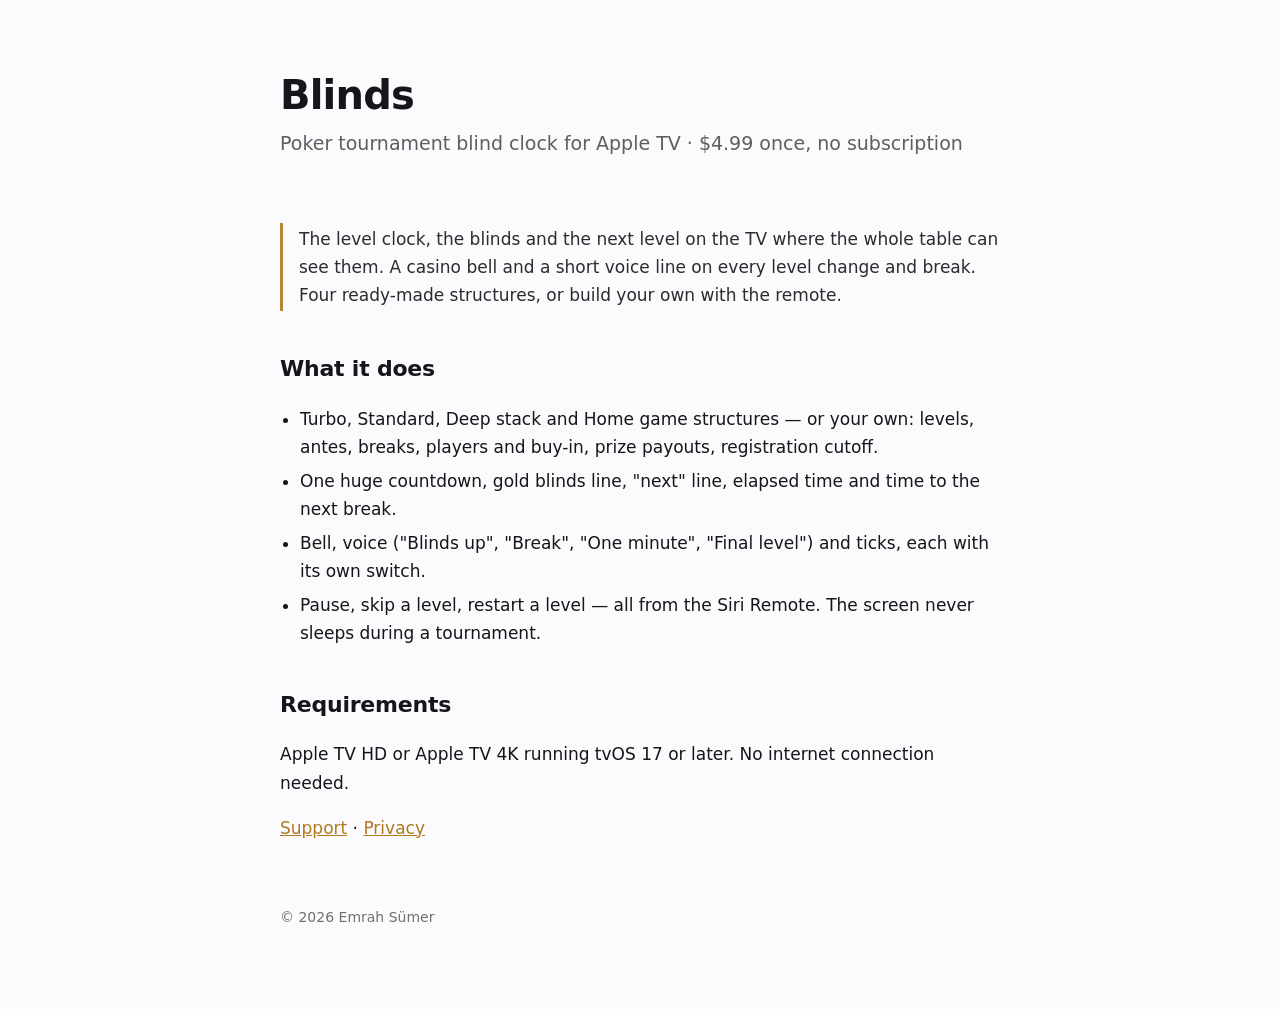
<file: blinds/index.html>
<!doctype html><html lang="en"><head><meta charset="utf-8">
<meta name="viewport" content="width=device-width,initial-scale=1">
<title>Blinds — Poker Tournament Timer for Apple TV</title>
<link rel="stylesheet" href="style.css"></head><body><main>
<header><h1>Blinds</h1><p class="tag">Poker tournament blind clock for Apple TV · $4.99 once, no subscription</p></header>
<p class="note">The level clock, the blinds and the next level on the TV where the whole table can see them. A casino bell and a short voice line on every level change and break. Four ready-made structures, or build your own with the remote.</p>
<h2>What it does</h2>
<ul>
<li>Turbo, Standard, Deep stack and Home game structures — or your own: levels, antes, breaks, players and buy-in, prize payouts, registration cutoff.</li>
<li>One huge countdown, gold blinds line, "next" line, elapsed time and time to the next break.</li>
<li>Bell, voice ("Blinds up", "Break", "One minute", "Final level") and ticks, each with its own switch.</li>
<li>Pause, skip a level, restart a level — all from the Siri Remote. The screen never sleeps during a tournament.</li>
</ul>
<h2>Requirements</h2>
<p>Apple TV HD or Apple TV 4K running tvOS 17 or later. No internet connection needed.</p>
<p><a href="support.html">Support</a> · <a href="privacy.html">Privacy</a></p>
<footer>© 2026 Emrah Sümer</footer>
</main></body></html>
</file>
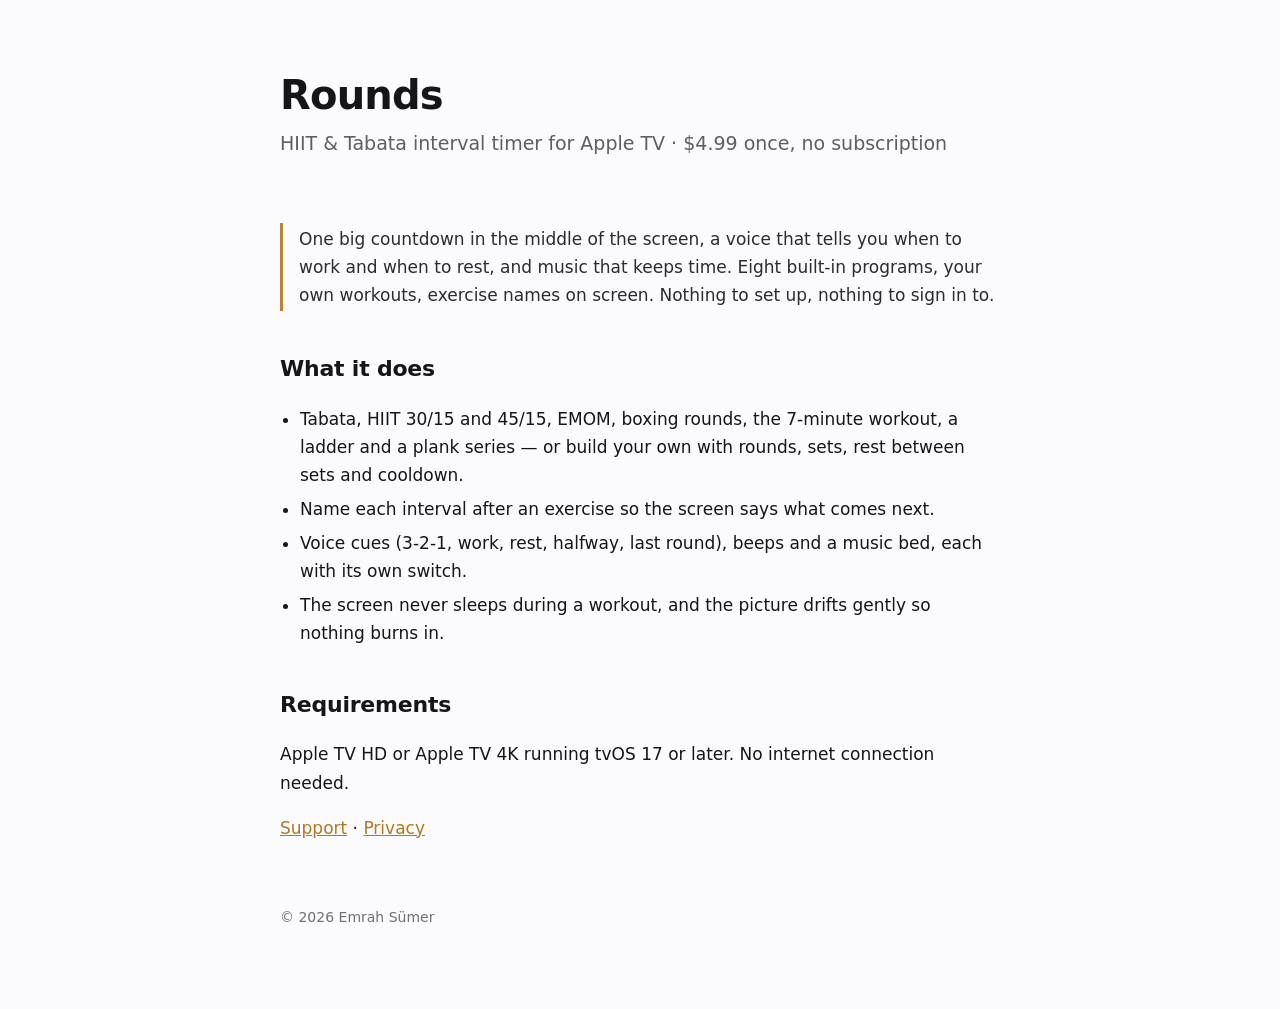
<file: rounds/index.html>
<!doctype html><html lang="en"><head><meta charset="utf-8">
<meta name="viewport" content="width=device-width,initial-scale=1">
<title>Rounds — HIIT & Tabata Timer for Apple TV</title>
<link rel="stylesheet" href="style.css"></head><body><main>
<header><h1>Rounds</h1><p class="tag">HIIT & Tabata interval timer for Apple TV · $4.99 once, no subscription</p></header>
<p class="note">One big countdown in the middle of the screen, a voice that tells you when to work and when to rest, and music that keeps time. Eight built-in programs, your own workouts, exercise names on screen. Nothing to set up, nothing to sign in to.</p>
<h2>What it does</h2>
<ul>
<li>Tabata, HIIT 30/15 and 45/15, EMOM, boxing rounds, the 7-minute workout, a ladder and a plank series — or build your own with rounds, sets, rest between sets and cooldown.</li>
<li>Name each interval after an exercise so the screen says what comes next.</li>
<li>Voice cues (3-2-1, work, rest, halfway, last round), beeps and a music bed, each with its own switch.</li>
<li>The screen never sleeps during a workout, and the picture drifts gently so nothing burns in.</li>
</ul>
<h2>Requirements</h2>
<p>Apple TV HD or Apple TV 4K running tvOS 17 or later. No internet connection needed.</p>
<p><a href="support.html">Support</a> · <a href="privacy.html">Privacy</a></p>
<footer>© 2026 Emrah Sümer</footer>
</main></body></html>
</file>
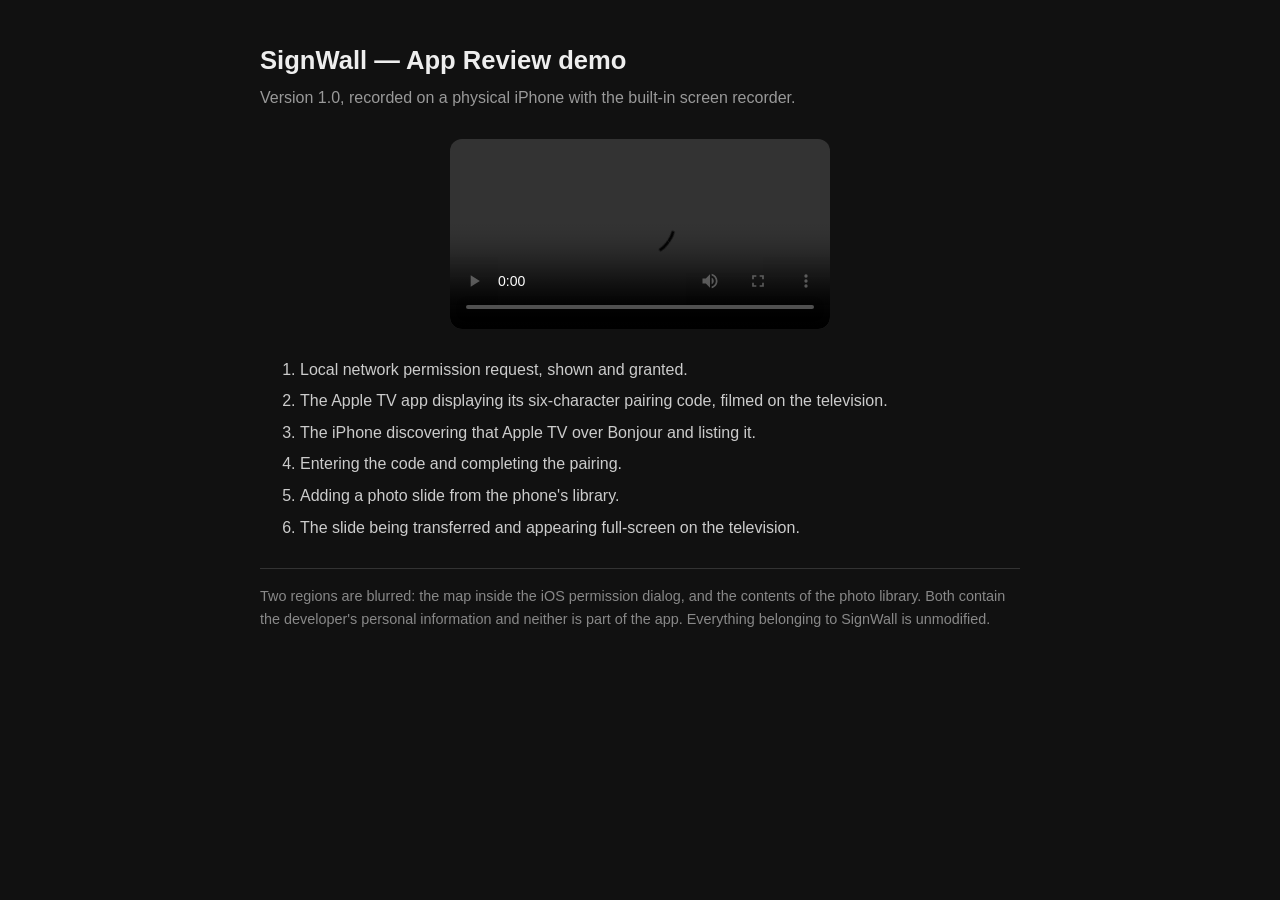
<file: signwall-demo/index.html>
<!doctype html>
<html lang="en">
<head>
<meta charset="utf-8">
<meta name="viewport" content="width=device-width,initial-scale=1">
<title>SignWall — App Review demo</title>
<style>
  body { font-family:-apple-system,BlinkMacSystemFont,"Segoe UI",sans-serif; background:#111; color:#eee;
         margin:0; padding:40px 20px; line-height:1.6; }
  main { max-width:760px; margin:0 auto; }
  h1 { font-size:1.6rem; margin:0 0 4px; }
  p.sub { color:#999; margin:0 0 28px; }
  video { width:100%; max-width:380px; display:block; margin:0 auto 28px; border-radius:12px; }
  ol { color:#ccc; } li { margin:6px 0; }
  .note { color:#888; font-size:.9rem; border-top:1px solid #333; margin-top:28px; padding-top:16px; }
</style>
</head>
<body>
<main>
  <h1>SignWall — App Review demo</h1>
  <p class="sub">Version 1.0, recorded on a physical iPhone with the built-in screen recorder.</p>

  <video controls playsinline preload="metadata" src="demo.mp4"></video>

  <ol>
    <li>Local network permission request, shown and granted.</li>
    <li>The Apple TV app displaying its six-character pairing code, filmed on the television.</li>
    <li>The iPhone discovering that Apple TV over Bonjour and listing it.</li>
    <li>Entering the code and completing the pairing.</li>
    <li>Adding a photo slide from the phone's library.</li>
    <li>The slide being transferred and appearing full-screen on the television.</li>
  </ol>

  <p class="note">Two regions are blurred: the map inside the iOS permission dialog, and the
  contents of the photo library. Both contain the developer's personal information and neither is
  part of the app. Everything belonging to SignWall is unmodified.</p>
</main>
</body>
</html>
</file>
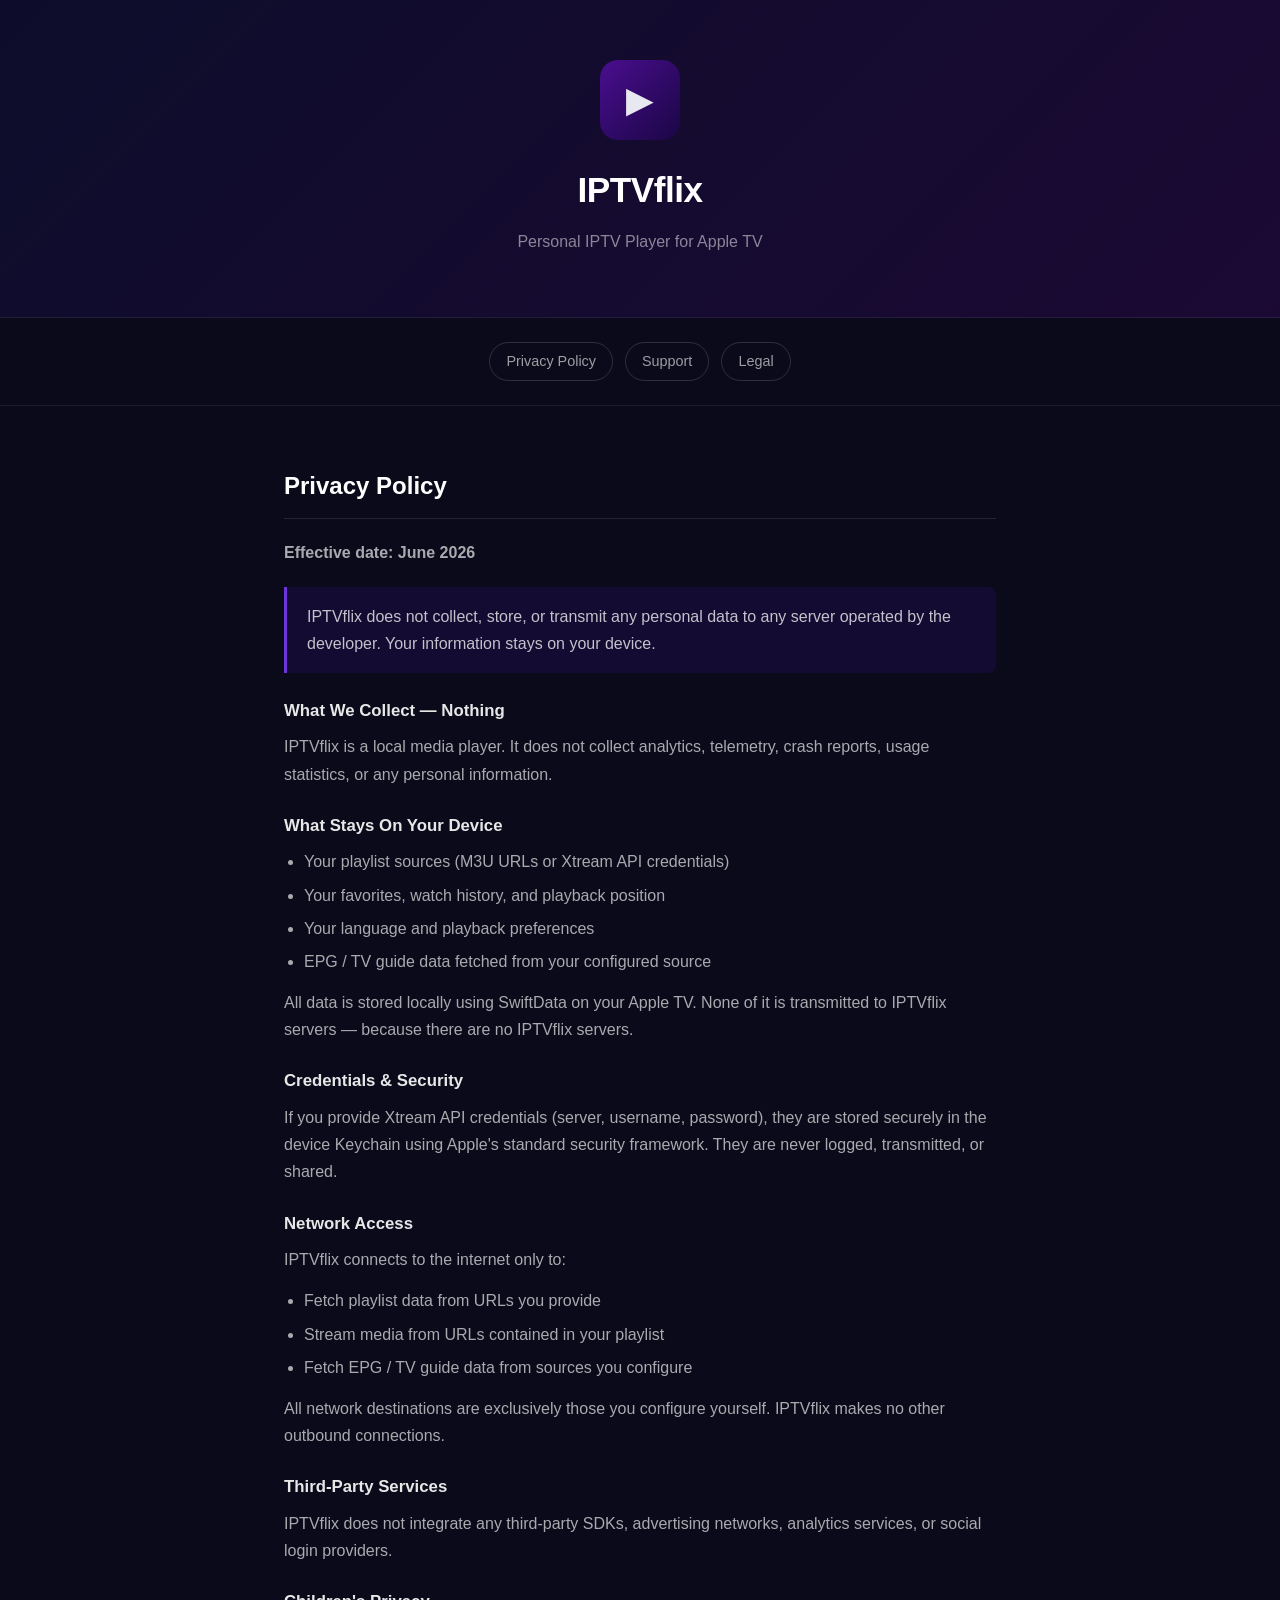
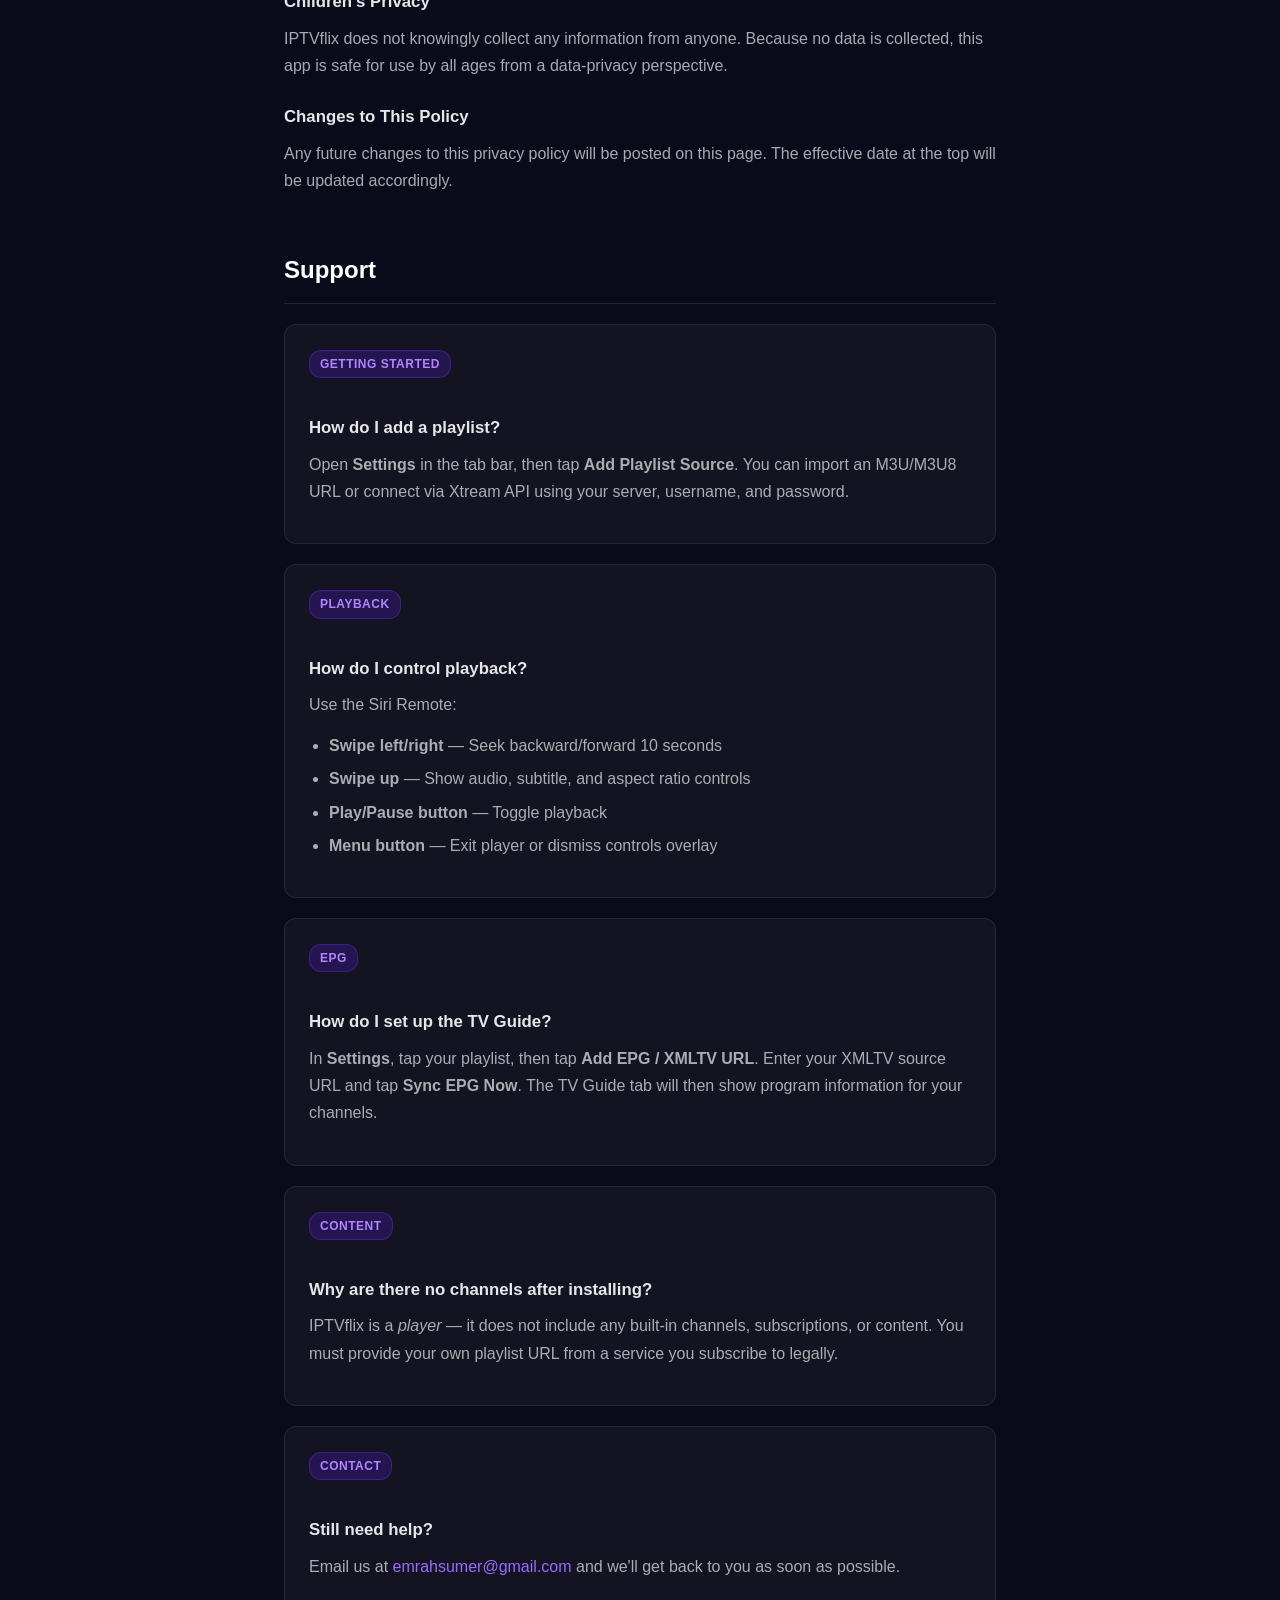
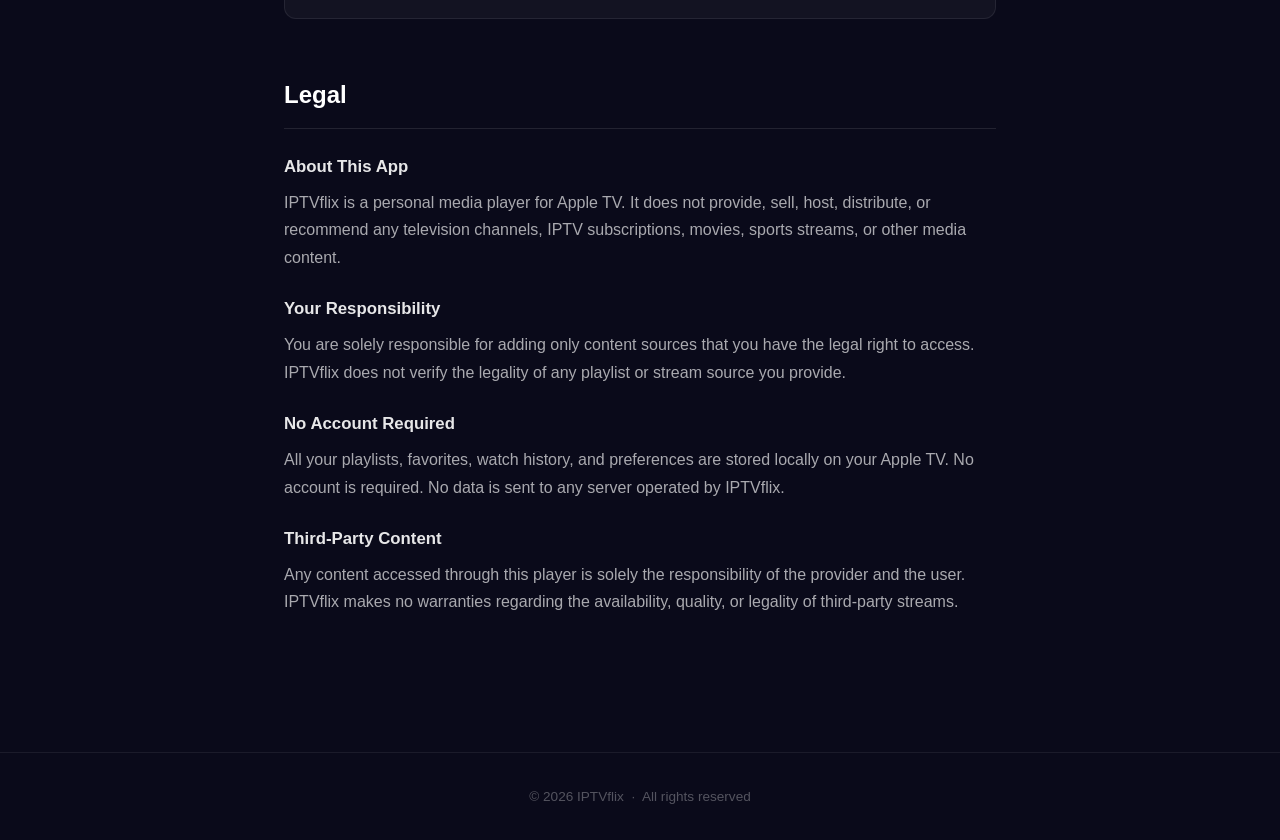
<file: privacy_policy.html>
<!DOCTYPE html>
<html lang="en">
<head>
  <meta charset="UTF-8" />
  <meta name="viewport" content="width=device-width, initial-scale=1.0" />
  <title>IPTVflix – Privacy Policy & Support</title>
  <style>
    *, *::before, *::after { box-sizing: border-box; margin: 0; padding: 0; }

    body {
      font-family: -apple-system, BlinkMacSystemFont, "Segoe UI", Roboto, Helvetica, Arial, sans-serif;
      background: #0a0a1a;
      color: #e8e8f0;
      line-height: 1.7;
    }

    header {
      background: linear-gradient(135deg, #0d0d2b 0%, #1b0933 100%);
      padding: 60px 24px 48px;
      text-align: center;
      border-bottom: 1px solid rgba(255,255,255,0.07);
    }

    header .icon {
      width: 80px; height: 80px;
      background: linear-gradient(135deg, #4a0e8f, #1a0645);
      border-radius: 18px;
      display: inline-flex; align-items: center; justify-content: center;
      margin-bottom: 20px;
      font-size: 36px;
    }

    header h1 {
      font-size: 2.2rem;
      font-weight: 700;
      letter-spacing: -0.5px;
      color: #ffffff;
    }

    header p {
      margin-top: 8px;
      color: rgba(255,255,255,0.5);
      font-size: 1rem;
    }

    nav {
      display: flex;
      justify-content: center;
      gap: 12px;
      padding: 24px;
      border-bottom: 1px solid rgba(255,255,255,0.07);
      flex-wrap: wrap;
    }

    nav a {
      color: rgba(255,255,255,0.6);
      text-decoration: none;
      font-size: 0.9rem;
      padding: 6px 16px;
      border: 1px solid rgba(255,255,255,0.15);
      border-radius: 20px;
      transition: all 0.2s;
    }

    nav a:hover { color: #fff; border-color: rgba(255,255,255,0.4); }

    main {
      max-width: 760px;
      margin: 0 auto;
      padding: 60px 24px 80px;
    }

    section { margin-bottom: 56px; }

    h2 {
      font-size: 1.5rem;
      font-weight: 700;
      color: #ffffff;
      margin-bottom: 20px;
      padding-bottom: 12px;
      border-bottom: 1px solid rgba(255,255,255,0.1);
    }

    h3 {
      font-size: 1.05rem;
      font-weight: 600;
      color: rgba(255,255,255,0.9);
      margin: 24px 0 8px;
    }

    p { color: rgba(255,255,255,0.65); margin-bottom: 14px; }

    ul {
      color: rgba(255,255,255,0.65);
      padding-left: 20px;
      margin-bottom: 14px;
    }

    ul li { margin-bottom: 6px; }

    .card {
      background: rgba(255,255,255,0.04);
      border: 1px solid rgba(255,255,255,0.08);
      border-radius: 12px;
      padding: 24px;
      margin-bottom: 20px;
    }

    .badge {
      display: inline-block;
      background: rgba(88, 28, 220, 0.25);
      border: 1px solid rgba(130, 60, 255, 0.3);
      color: #b085ff;
      font-size: 0.75rem;
      font-weight: 600;
      padding: 3px 10px;
      border-radius: 12px;
      text-transform: uppercase;
      letter-spacing: 0.5px;
      margin-bottom: 12px;
    }

    .highlight {
      background: rgba(88, 28, 220, 0.12);
      border-left: 3px solid #6d35d9;
      padding: 16px 20px;
      border-radius: 0 8px 8px 0;
      margin: 20px 0;
      color: rgba(255,255,255,0.75);
    }

    a.email-link {
      color: #9b6aff;
      text-decoration: none;
    }
    a.email-link:hover { text-decoration: underline; }

    footer {
      text-align: center;
      padding: 32px 24px;
      border-top: 1px solid rgba(255,255,255,0.07);
      color: rgba(255,255,255,0.3);
      font-size: 0.85rem;
    }
  </style>
</head>
<body>

<header>
  <div class="icon">▶</div>
  <h1>IPTVflix</h1>
  <p>Personal IPTV Player for Apple TV</p>
</header>

<nav>
  <a href="#privacy">Privacy Policy</a>
  <a href="#support">Support</a>
  <a href="#legal">Legal</a>
</nav>

<main>

  <!-- PRIVACY POLICY -->
  <section id="privacy">
    <h2>Privacy Policy</h2>

    <p><strong>Effective date: June 2026</strong></p>

    <div class="highlight">
      IPTVflix does not collect, store, or transmit any personal data to any server operated by the developer. Your information stays on your device.
    </div>

    <h3>What We Collect — Nothing</h3>
    <p>IPTVflix is a local media player. It does not collect analytics, telemetry, crash reports, usage statistics, or any personal information.</p>

    <h3>What Stays On Your Device</h3>
    <ul>
      <li>Your playlist sources (M3U URLs or Xtream API credentials)</li>
      <li>Your favorites, watch history, and playback position</li>
      <li>Your language and playback preferences</li>
      <li>EPG / TV guide data fetched from your configured source</li>
    </ul>
    <p>All data is stored locally using SwiftData on your Apple TV. None of it is transmitted to IPTVflix servers — because there are no IPTVflix servers.</p>

    <h3>Credentials & Security</h3>
    <p>If you provide Xtream API credentials (server, username, password), they are stored securely in the device Keychain using Apple's standard security framework. They are never logged, transmitted, or shared.</p>

    <h3>Network Access</h3>
    <p>IPTVflix connects to the internet only to:</p>
    <ul>
      <li>Fetch playlist data from URLs you provide</li>
      <li>Stream media from URLs contained in your playlist</li>
      <li>Fetch EPG / TV guide data from sources you configure</li>
    </ul>
    <p>All network destinations are exclusively those you configure yourself. IPTVflix makes no other outbound connections.</p>

    <h3>Third-Party Services</h3>
    <p>IPTVflix does not integrate any third-party SDKs, advertising networks, analytics services, or social login providers.</p>

    <h3>Children's Privacy</h3>
    <p>IPTVflix does not knowingly collect any information from anyone. Because no data is collected, this app is safe for use by all ages from a data-privacy perspective.</p>

    <h3>Changes to This Policy</h3>
    <p>Any future changes to this privacy policy will be posted on this page. The effective date at the top will be updated accordingly.</p>
  </section>

  <!-- SUPPORT -->
  <section id="support">
    <h2>Support</h2>

    <div class="card">
      <div class="badge">Getting Started</div>
      <h3>How do I add a playlist?</h3>
      <p>Open <strong>Settings</strong> in the tab bar, then tap <strong>Add Playlist Source</strong>. You can import an M3U/M3U8 URL or connect via Xtream API using your server, username, and password.</p>
    </div>

    <div class="card">
      <div class="badge">Playback</div>
      <h3>How do I control playback?</h3>
      <p>Use the Siri Remote:</p>
      <ul>
        <li><strong>Swipe left/right</strong> — Seek backward/forward 10 seconds</li>
        <li><strong>Swipe up</strong> — Show audio, subtitle, and aspect ratio controls</li>
        <li><strong>Play/Pause button</strong> — Toggle playback</li>
        <li><strong>Menu button</strong> — Exit player or dismiss controls overlay</li>
      </ul>
    </div>

    <div class="card">
      <div class="badge">EPG</div>
      <h3>How do I set up the TV Guide?</h3>
      <p>In <strong>Settings</strong>, tap your playlist, then tap <strong>Add EPG / XMLTV URL</strong>. Enter your XMLTV source URL and tap <strong>Sync EPG Now</strong>. The TV Guide tab will then show program information for your channels.</p>
    </div>

    <div class="card">
      <div class="badge">Content</div>
      <h3>Why are there no channels after installing?</h3>
      <p>IPTVflix is a <em>player</em> — it does not include any built-in channels, subscriptions, or content. You must provide your own playlist URL from a service you subscribe to legally.</p>
    </div>

    <div class="card">
      <div class="badge">Contact</div>
      <h3>Still need help?</h3>
      <p>Email us at <a class="email-link" href="mailto:emrahsumer@gmail.com">emrahsumer@gmail.com</a> and we'll get back to you as soon as possible.</p>
    </div>
  </section>

  <!-- LEGAL -->
  <section id="legal">
    <h2>Legal</h2>

    <h3>About This App</h3>
    <p>IPTVflix is a personal media player for Apple TV. It does not provide, sell, host, distribute, or recommend any television channels, IPTV subscriptions, movies, sports streams, or other media content.</p>

    <h3>Your Responsibility</h3>
    <p>You are solely responsible for adding only content sources that you have the legal right to access. IPTVflix does not verify the legality of any playlist or stream source you provide.</p>

    <h3>No Account Required</h3>
    <p>All your playlists, favorites, watch history, and preferences are stored locally on your Apple TV. No account is required. No data is sent to any server operated by IPTVflix.</p>

    <h3>Third-Party Content</h3>
    <p>Any content accessed through this player is solely the responsibility of the provider and the user. IPTVflix makes no warranties regarding the availability, quality, or legality of third-party streams.</p>
  </section>

</main>

<footer>
  &copy; 2026 IPTVflix &nbsp;·&nbsp; All rights reserved
</footer>

</body>
</html>
</file>
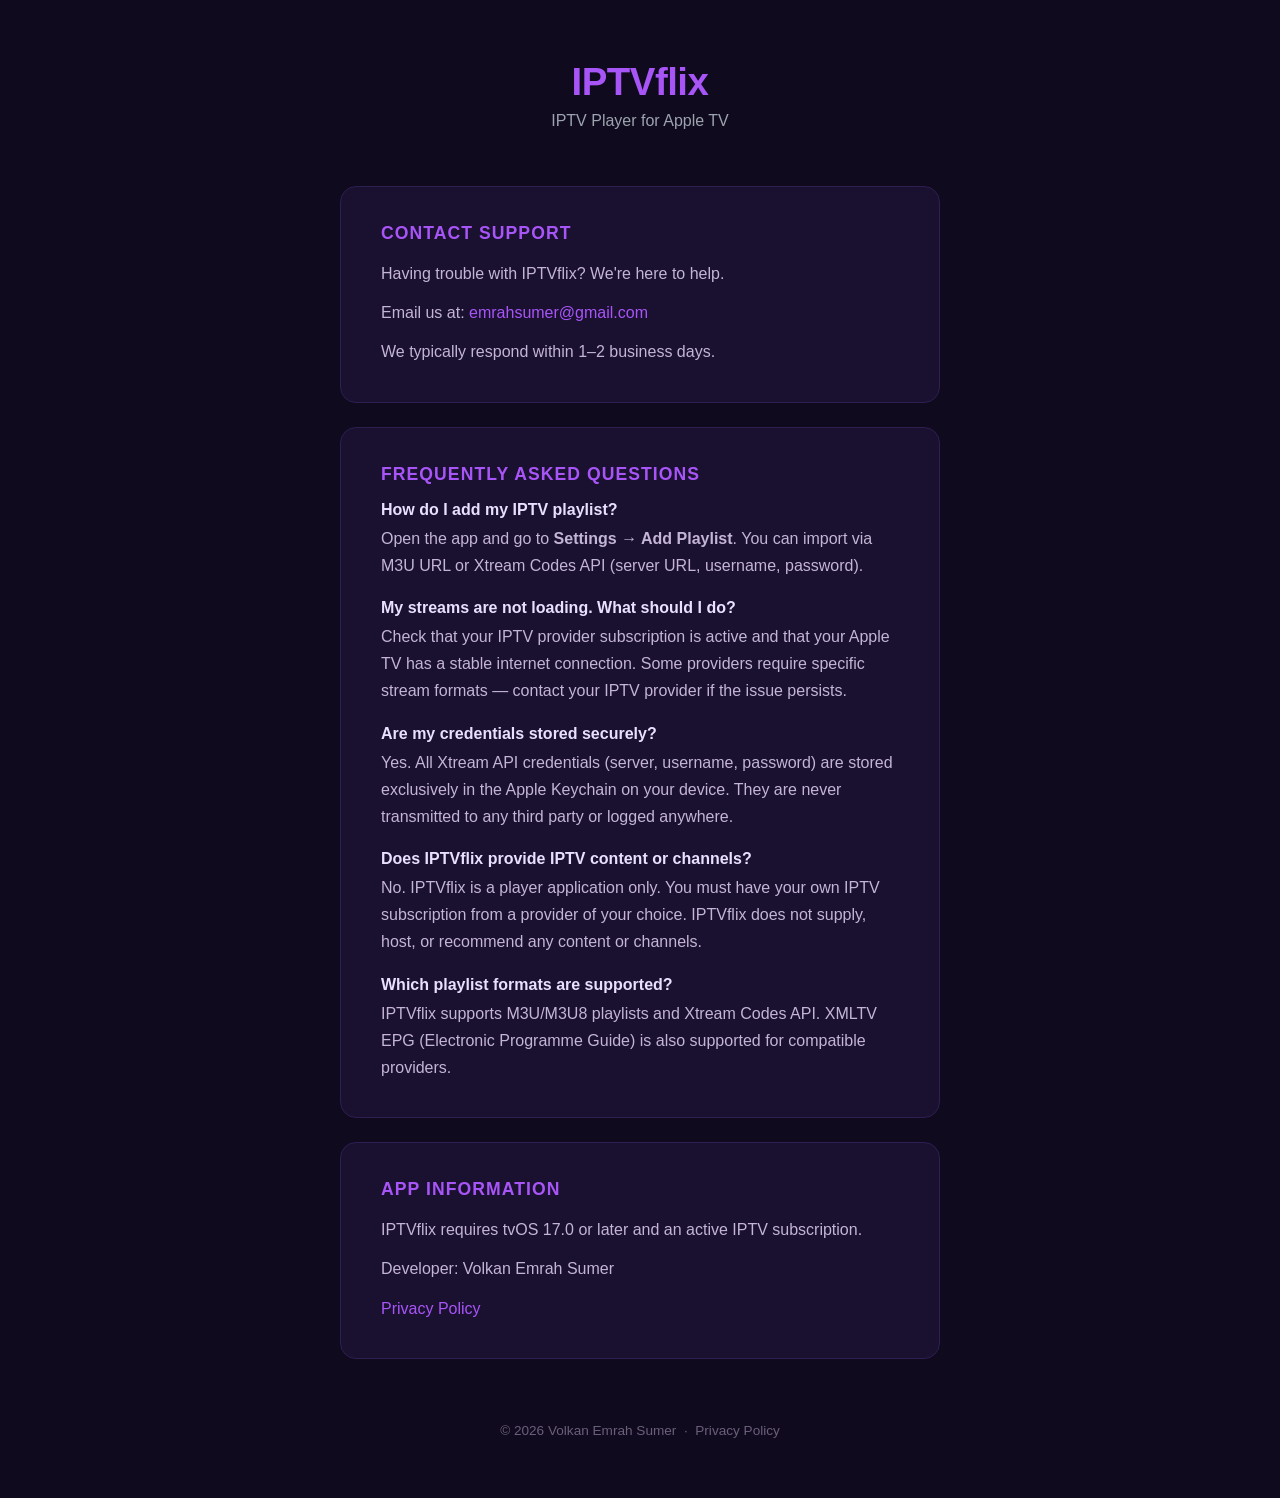
<file: support.html>
<!DOCTYPE html>
<html lang="en">
<head>
  <meta charset="UTF-8">
  <meta name="viewport" content="width=device-width, initial-scale=1.0">
  <title>IPTVflix – Support</title>
  <style>
    * { box-sizing: border-box; margin: 0; padding: 0; }
    body {
      font-family: -apple-system, BlinkMacSystemFont, "Segoe UI", sans-serif;
      background: #0f0a1e;
      color: #e8e0ff;
      min-height: 100vh;
      display: flex;
      flex-direction: column;
      align-items: center;
      padding: 60px 24px;
    }
    .logo {
      font-size: 2.4rem;
      font-weight: 700;
      color: #a855f7;
      letter-spacing: -0.5px;
      margin-bottom: 8px;
    }
    .tagline {
      font-size: 1rem;
      color: #9ca3af;
      margin-bottom: 56px;
    }
    .card {
      background: #1a1030;
      border: 1px solid #2d1f50;
      border-radius: 16px;
      padding: 36px 40px;
      max-width: 600px;
      width: 100%;
      margin-bottom: 24px;
    }
    h2 {
      font-size: 1.1rem;
      font-weight: 600;
      color: #a855f7;
      margin-bottom: 16px;
      text-transform: uppercase;
      letter-spacing: 0.06em;
    }
    p { line-height: 1.7; color: #c4b5d4; margin-bottom: 12px; }
    p:last-child { margin-bottom: 0; }
    a { color: #a855f7; text-decoration: none; }
    a:hover { text-decoration: underline; }
    .faq-item { margin-bottom: 20px; }
    .faq-item:last-child { margin-bottom: 0; }
    .faq-q { font-weight: 600; color: #e8e0ff; margin-bottom: 6px; }
    footer {
      margin-top: 40px;
      font-size: 0.85rem;
      color: #6b5f7a;
      text-align: center;
    }
    footer a { color: #6b5f7a; }
  </style>
</head>
<body>

  <div class="logo">IPTVflix</div>
  <div class="tagline">IPTV Player for Apple TV</div>

  <div class="card">
    <h2>Contact Support</h2>
    <p>Having trouble with IPTVflix? We're here to help.</p>
    <p>Email us at: <a href="mailto:emrahsumer@gmail.com">emrahsumer@gmail.com</a></p>
    <p>We typically respond within 1–2 business days.</p>
  </div>

  <div class="card">
    <h2>Frequently Asked Questions</h2>

    <div class="faq-item">
      <div class="faq-q">How do I add my IPTV playlist?</div>
      <p>Open the app and go to <strong>Settings → Add Playlist</strong>. You can import via M3U URL or Xtream Codes API (server URL, username, password).</p>
    </div>

    <div class="faq-item">
      <div class="faq-q">My streams are not loading. What should I do?</div>
      <p>Check that your IPTV provider subscription is active and that your Apple TV has a stable internet connection. Some providers require specific stream formats — contact your IPTV provider if the issue persists.</p>
    </div>

    <div class="faq-item">
      <div class="faq-q">Are my credentials stored securely?</div>
      <p>Yes. All Xtream API credentials (server, username, password) are stored exclusively in the Apple Keychain on your device. They are never transmitted to any third party or logged anywhere.</p>
    </div>

    <div class="faq-item">
      <div class="faq-q">Does IPTVflix provide IPTV content or channels?</div>
      <p>No. IPTVflix is a player application only. You must have your own IPTV subscription from a provider of your choice. IPTVflix does not supply, host, or recommend any content or channels.</p>
    </div>

    <div class="faq-item">
      <div class="faq-q">Which playlist formats are supported?</div>
      <p>IPTVflix supports M3U/M3U8 playlists and Xtream Codes API. XMLTV EPG (Electronic Programme Guide) is also supported for compatible providers.</p>
    </div>
  </div>

  <div class="card">
    <h2>App Information</h2>
    <p>IPTVflix requires tvOS 17.0 or later and an active IPTV subscription.</p>
    <p>Developer: Volkan Emrah Sumer</p>
    <p><a href="/iptvflix/privacy/">Privacy Policy</a></p>
  </div>

  <footer>
    &copy; 2026 Volkan Emrah Sumer &nbsp;·&nbsp;
    <a href="/iptvflix/privacy/">Privacy Policy</a>
  </footer>

</body>
</html>
</file>
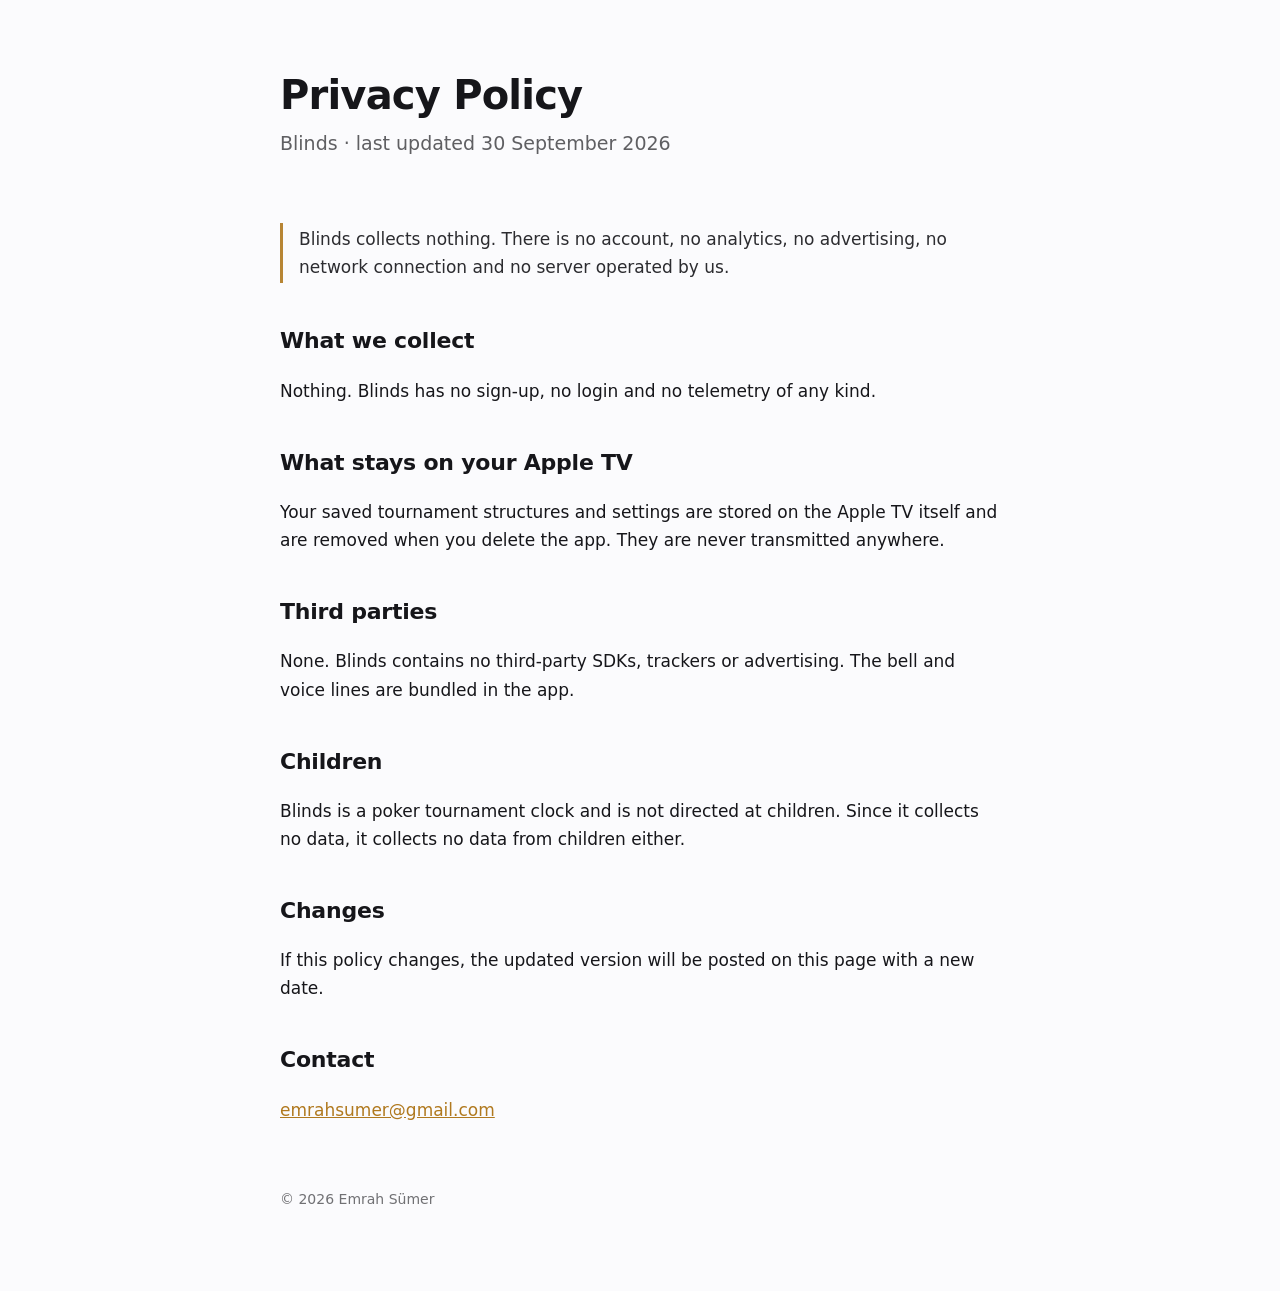
<file: blinds/privacy.html>
<!doctype html><html lang="en"><head><meta charset="utf-8">
<meta name="viewport" content="width=device-width,initial-scale=1">
<title>Blinds — Privacy Policy</title>
<link rel="stylesheet" href="style.css"></head><body><main>
<header><h1>Privacy Policy</h1><p class="tag">Blinds · last updated 30 September 2026</p></header>
<p class="note">Blinds collects nothing. There is no account, no analytics, no advertising, no network connection and no server operated by us.</p>
<h2>What we collect</h2><p>Nothing. Blinds has no sign-up, no login and no telemetry of any kind.</p>
<h2>What stays on your Apple TV</h2><p>Your saved tournament structures and settings are stored on the Apple TV itself and are removed when you delete the app. They are never transmitted anywhere.</p>
<h2>Third parties</h2><p>None. Blinds contains no third-party SDKs, trackers or advertising. The bell and voice lines are bundled in the app.</p>
<h2>Children</h2><p>Blinds is a poker tournament clock and is not directed at children. Since it collects no data, it collects no data from children either.</p>
<h2>Changes</h2><p>If this policy changes, the updated version will be posted on this page with a new date.</p>
<h2>Contact</h2><p><a href="mailto:emrahsumer@gmail.com">emrahsumer@gmail.com</a></p>
<footer>© 2026 Emrah Sümer</footer>
</main></body></html>
</file>
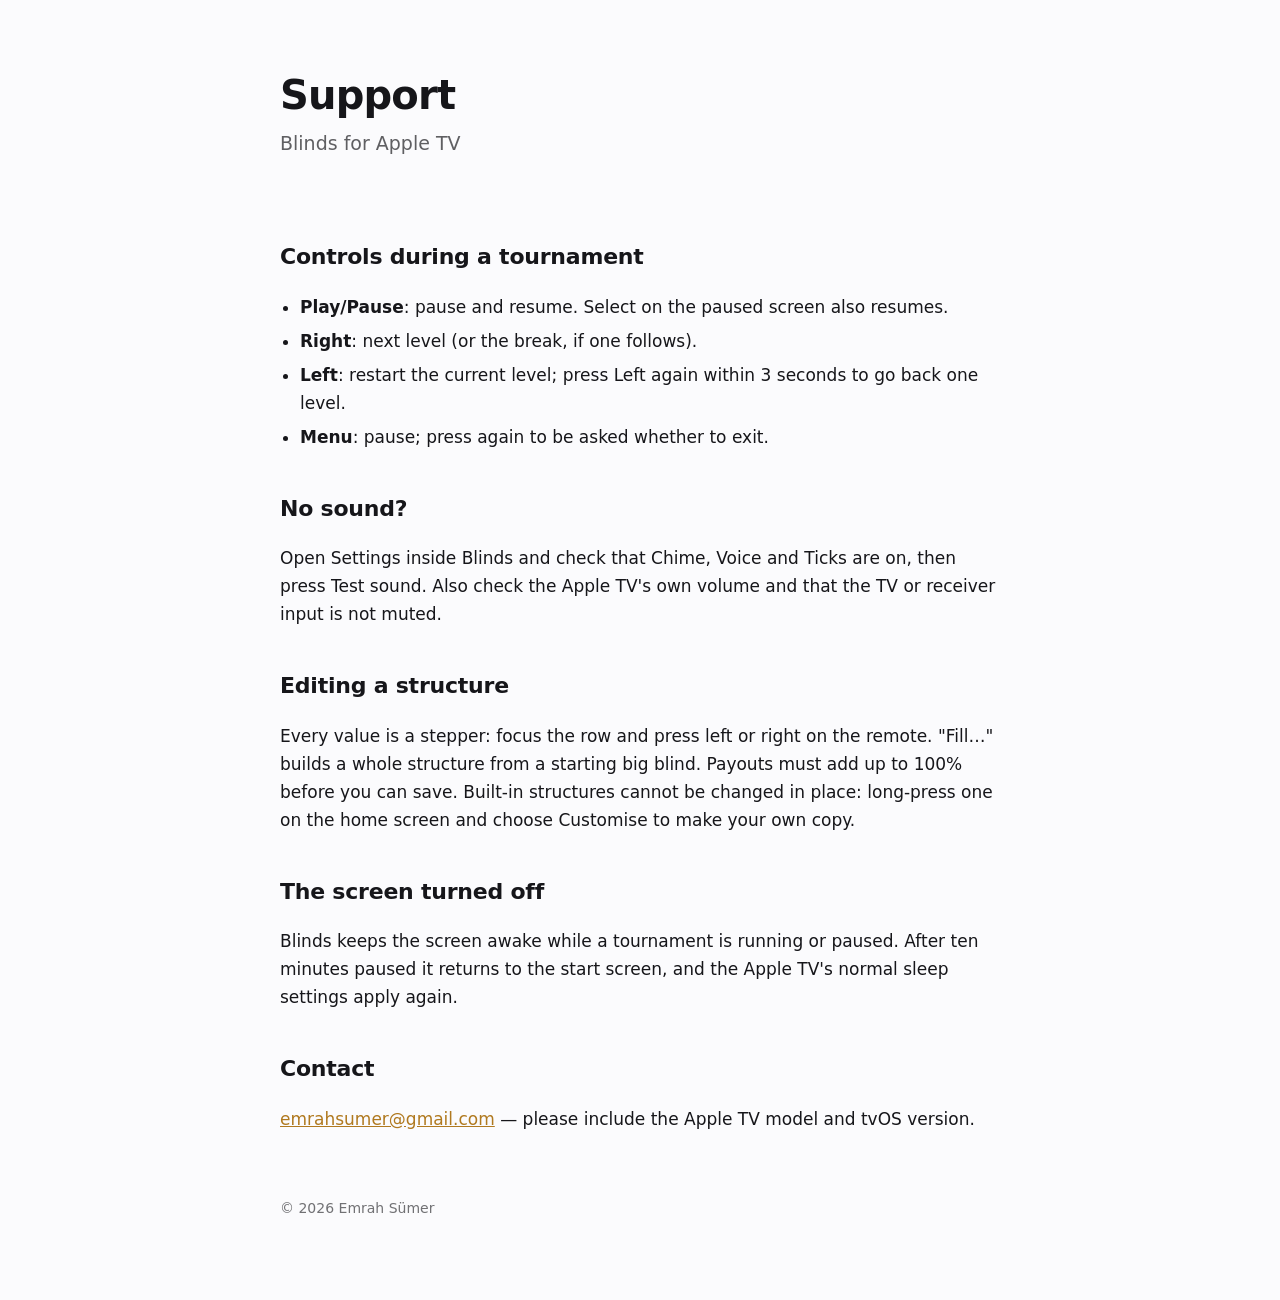
<file: blinds/support.html>
<!doctype html><html lang="en"><head><meta charset="utf-8">
<meta name="viewport" content="width=device-width,initial-scale=1">
<title>Blinds — Support</title>
<link rel="stylesheet" href="style.css"></head><body><main>
<header><h1>Support</h1><p class="tag">Blinds for Apple TV</p></header>
<h2>Controls during a tournament</h2>
<ul>
<li><strong>Play/Pause</strong>: pause and resume. Select on the paused screen also resumes.</li>
<li><strong>Right</strong>: next level (or the break, if one follows).</li>
<li><strong>Left</strong>: restart the current level; press Left again within 3 seconds to go back one level.</li>
<li><strong>Menu</strong>: pause; press again to be asked whether to exit.</li>
</ul>
<h2>No sound?</h2><p>Open Settings inside Blinds and check that Chime, Voice and Ticks are on, then press Test sound. Also check the Apple TV's own volume and that the TV or receiver input is not muted.</p>
<h2>Editing a structure</h2><p>Every value is a stepper: focus the row and press left or right on the remote. "Fill…" builds a whole structure from a starting big blind. Payouts must add up to 100% before you can save. Built-in structures cannot be changed in place: long-press one on the home screen and choose Customise to make your own copy.</p>
<h2>The screen turned off</h2><p>Blinds keeps the screen awake while a tournament is running or paused. After ten minutes paused it returns to the start screen, and the Apple TV's normal sleep settings apply again.</p>
<h2>Contact</h2><p><a href="mailto:emrahsumer@gmail.com">emrahsumer@gmail.com</a> — please include the Apple TV model and tvOS version.</p>
<footer>© 2026 Emrah Sümer</footer>
</main></body></html>
</file>
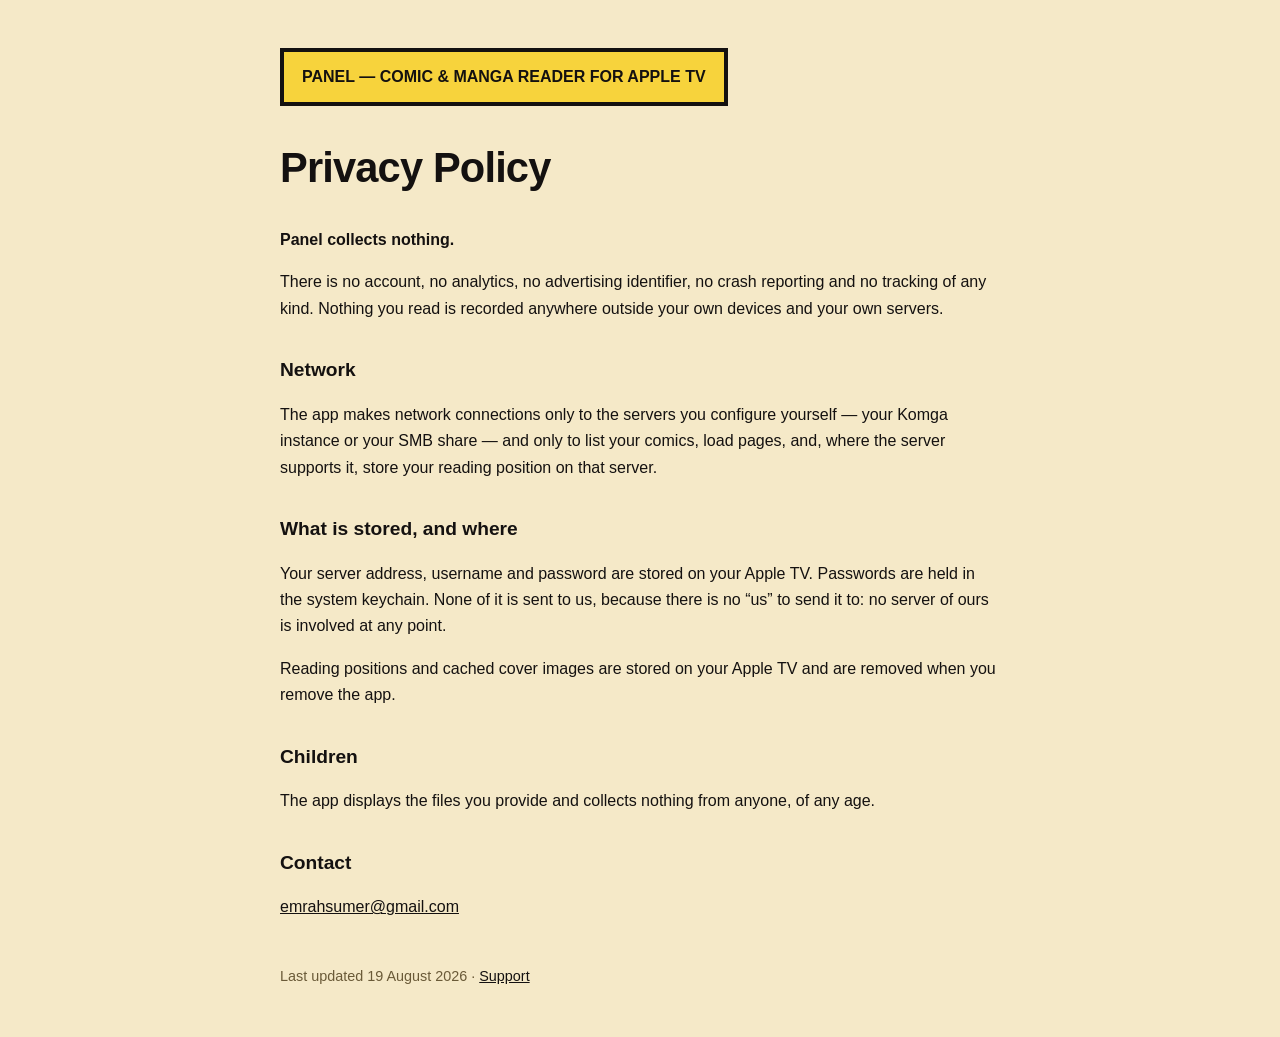
<file: panel/privacy.html>
<!doctype html>
<html lang="en">
<head>
<meta charset="utf-8">
<meta name="viewport" content="width=device-width,initial-scale=1">
<title>Panel — Privacy Policy</title>
<style>
  :root { --stock:#f5e9c8; --ink:#141110; --caption:#f7d33c; --soft:#6a5a38; }
  body { font-family:-apple-system,BlinkMacSystemFont,"Segoe UI",sans-serif;
         background:var(--stock); color:var(--ink); margin:0; padding:48px 20px; line-height:1.65; }
  main { max-width:720px; margin:0 auto; }
  h1 { font-size:2.6rem; margin:0 0 24px; letter-spacing:-.02em; }
  h2 { font-size:1.2rem; margin:32px 0 8px; }
  .caption { background:var(--caption); border:4px solid var(--ink);
             padding:12px 18px; font-weight:700; display:inline-block; margin-bottom:28px; }
  a { color:var(--ink); }
  footer { margin-top:44px; color:var(--soft); font-size:.9rem; }
</style>
</head>
<body>
<main>
  <div class="caption">PANEL — COMIC &amp; MANGA READER FOR APPLE TV</div>
  <h1>Privacy Policy</h1>

  <p><b>Panel collects nothing.</b></p>

  <p>There is no account, no analytics, no advertising identifier, no crash reporting and no
  tracking of any kind. Nothing you read is recorded anywhere outside your own devices and your
  own servers.</p>

  <h2>Network</h2>
  <p>The app makes network connections only to the servers you configure yourself — your Komga
  instance or your SMB share — and only to list your comics, load pages, and, where the server
  supports it, store your reading position on that server.</p>

  <h2>What is stored, and where</h2>
  <p>Your server address, username and password are stored on your Apple TV. Passwords are held
  in the system keychain. None of it is sent to us, because there is no “us” to send it to: no
  server of ours is involved at any point.</p>
  <p>Reading positions and cached cover images are stored on your Apple TV and are removed when
  you remove the app.</p>

  <h2>Children</h2>
  <p>The app displays the files you provide and collects nothing from anyone, of any age.</p>

  <h2>Contact</h2>
  <p><a href="mailto:emrahsumer@gmail.com">emrahsumer@gmail.com</a></p>

  <footer>Last updated 19 August 2026 · <a href="support.html">Support</a></footer>
</main>
</body>
</html>
</file>
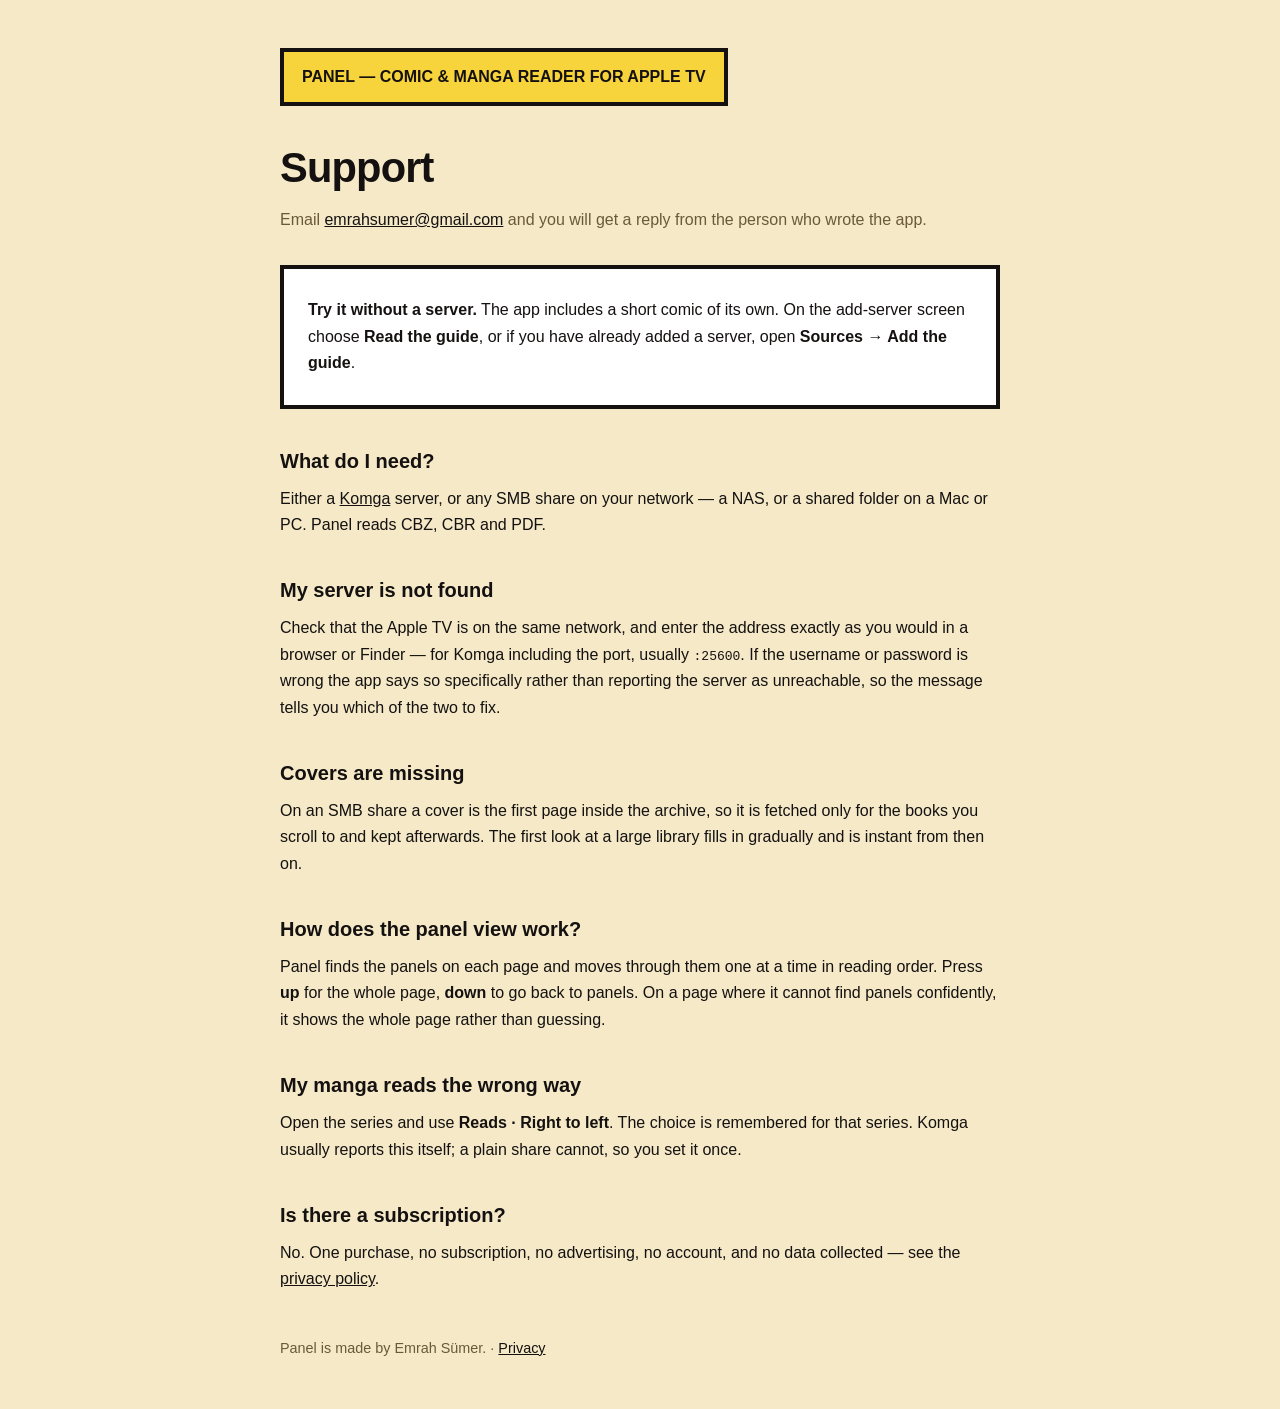
<file: panel/support.html>
<!doctype html>
<html lang="en">
<head>
<meta charset="utf-8">
<meta name="viewport" content="width=device-width,initial-scale=1">
<title>Panel — Support</title>
<style>
  :root { --stock:#f5e9c8; --ink:#141110; --caption:#f7d33c; --soft:#6a5a38; }
  body { font-family:-apple-system,BlinkMacSystemFont,"Segoe UI",sans-serif;
         background:var(--stock); color:var(--ink); margin:0; padding:48px 20px;
         line-height:1.65; }
  main { max-width:720px; margin:0 auto; }
  h1 { font-size:2.6rem; margin:0 0 4px; letter-spacing:-.02em; }
  h2 { font-size:1.25rem; margin:36px 0 8px; }
  .sub { color:var(--soft); margin:0 0 32px; }
  .box { border:4px solid var(--ink); background:#fff; padding:20px 24px; margin:24px 0; }
  .caption { background:var(--caption); border:4px solid var(--ink);
             padding:12px 18px; font-weight:700; display:inline-block; margin-bottom:28px; }
  a { color:var(--ink); }
  p { margin:8px 0; }
  footer { margin-top:44px; color:var(--soft); font-size:.9rem; }
</style>
</head>
<body>
<main>
  <div class="caption">PANEL — COMIC &amp; MANGA READER FOR APPLE TV</div>
  <h1>Support</h1>
  <p class="sub">Email <a href="mailto:emrahsumer@gmail.com">emrahsumer@gmail.com</a> and you will get a reply from the person who wrote the app.</p>

  <div class="box">
    <p><b>Try it without a server.</b> The app includes a short comic of its own. On the
    add-server screen choose <b>Read the guide</b>, or if you have already added a server,
    open <b>Sources → Add the guide</b>.</p>
  </div>

  <h2>What do I need?</h2>
  <p>Either a <a href="https://komga.org">Komga</a> server, or any SMB share on your network —
  a NAS, or a shared folder on a Mac or PC. Panel reads CBZ, CBR and PDF.</p>

  <h2>My server is not found</h2>
  <p>Check that the Apple TV is on the same network, and enter the address exactly as you would
  in a browser or Finder — for Komga including the port, usually <code>:25600</code>. If the
  username or password is wrong the app says so specifically rather than reporting the server as
  unreachable, so the message tells you which of the two to fix.</p>

  <h2>Covers are missing</h2>
  <p>On an SMB share a cover is the first page inside the archive, so it is fetched only for the
  books you scroll to and kept afterwards. The first look at a large library fills in gradually
  and is instant from then on.</p>

  <h2>How does the panel view work?</h2>
  <p>Panel finds the panels on each page and moves through them one at a time in reading order.
  Press <b>up</b> for the whole page, <b>down</b> to go back to panels. On a page where it cannot
  find panels confidently, it shows the whole page rather than guessing.</p>

  <h2>My manga reads the wrong way</h2>
  <p>Open the series and use <b>Reads · Right to left</b>. The choice is remembered for that
  series. Komga usually reports this itself; a plain share cannot, so you set it once.</p>

  <h2>Is there a subscription?</h2>
  <p>No. One purchase, no subscription, no advertising, no account, and no data collected —
  see the <a href="privacy.html">privacy policy</a>.</p>

  <footer>Panel is made by Emrah Sümer. · <a href="privacy.html">Privacy</a></footer>
</main>
</body>
</html>
</file>
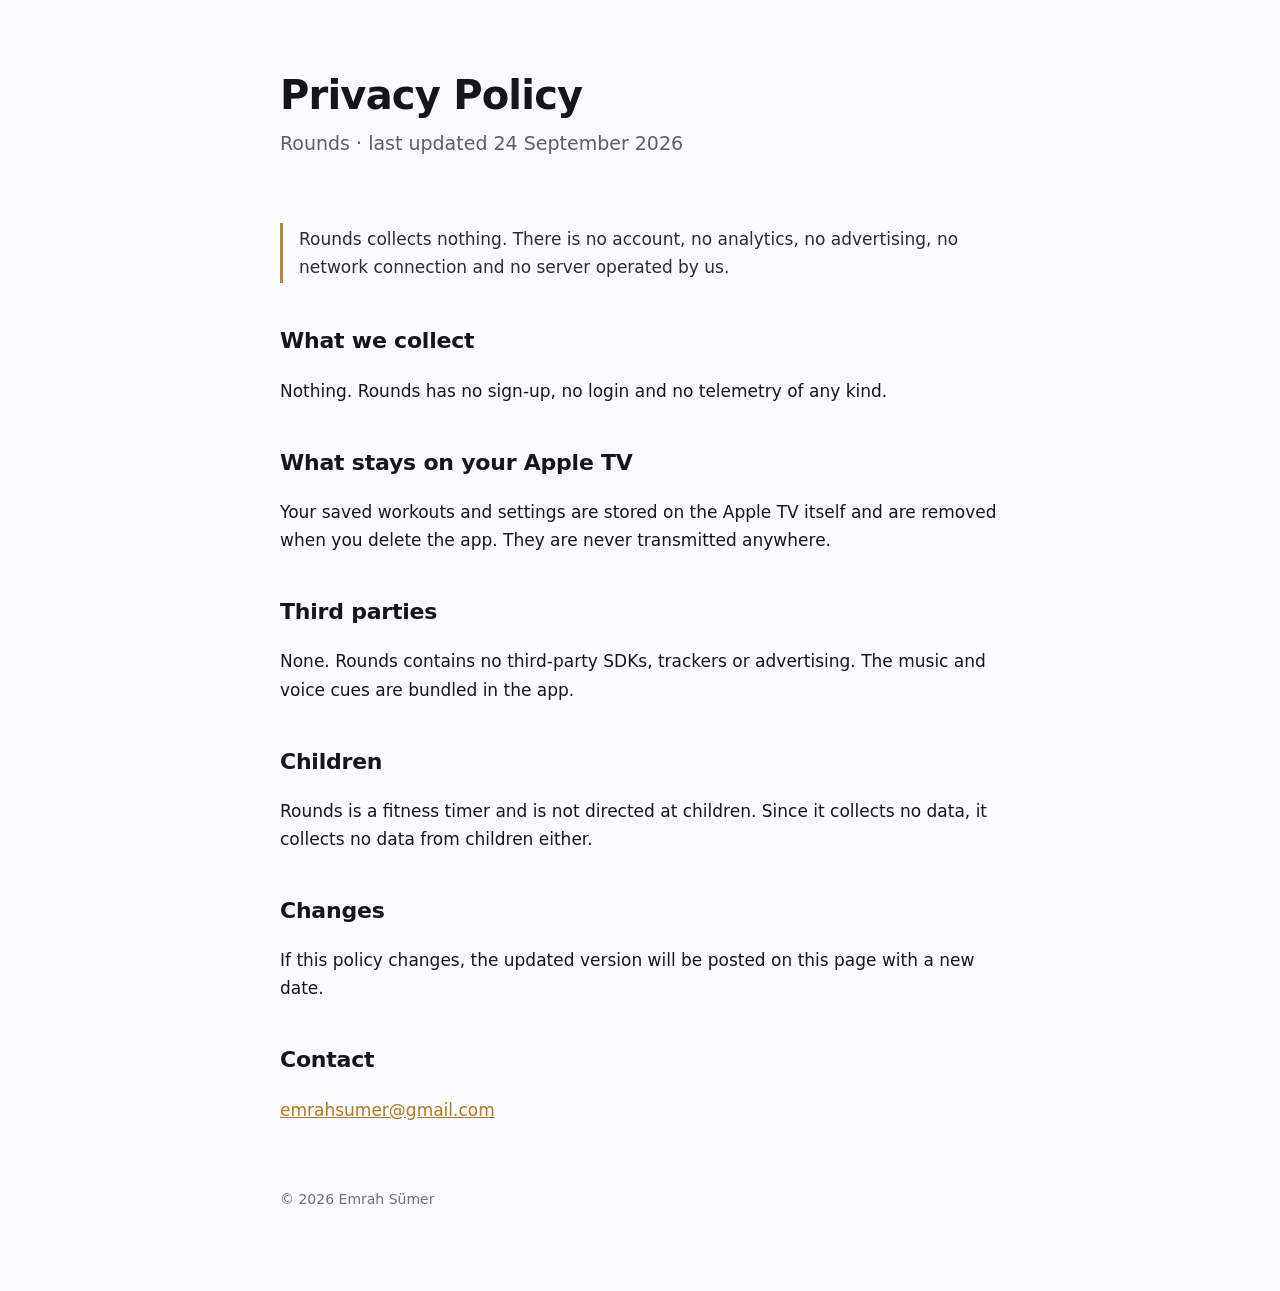
<file: rounds/privacy.html>
<!doctype html><html lang="en"><head><meta charset="utf-8">
<meta name="viewport" content="width=device-width,initial-scale=1">
<title>Rounds — Privacy Policy</title>
<link rel="stylesheet" href="style.css"></head><body><main>
<header><h1>Privacy Policy</h1><p class="tag">Rounds · last updated 24 September 2026</p></header>
<p class="note">Rounds collects nothing. There is no account, no analytics, no advertising, no network connection and no server operated by us.</p>
<h2>What we collect</h2><p>Nothing. Rounds has no sign-up, no login and no telemetry of any kind.</p>
<h2>What stays on your Apple TV</h2><p>Your saved workouts and settings are stored on the Apple TV itself and are removed when you delete the app. They are never transmitted anywhere.</p>
<h2>Third parties</h2><p>None. Rounds contains no third-party SDKs, trackers or advertising. The music and voice cues are bundled in the app.</p>
<h2>Children</h2><p>Rounds is a fitness timer and is not directed at children. Since it collects no data, it collects no data from children either.</p>
<h2>Changes</h2><p>If this policy changes, the updated version will be posted on this page with a new date.</p>
<h2>Contact</h2><p><a href="mailto:emrahsumer@gmail.com">emrahsumer@gmail.com</a></p>
<footer>© 2026 Emrah Sümer</footer>
</main></body></html>
</file>
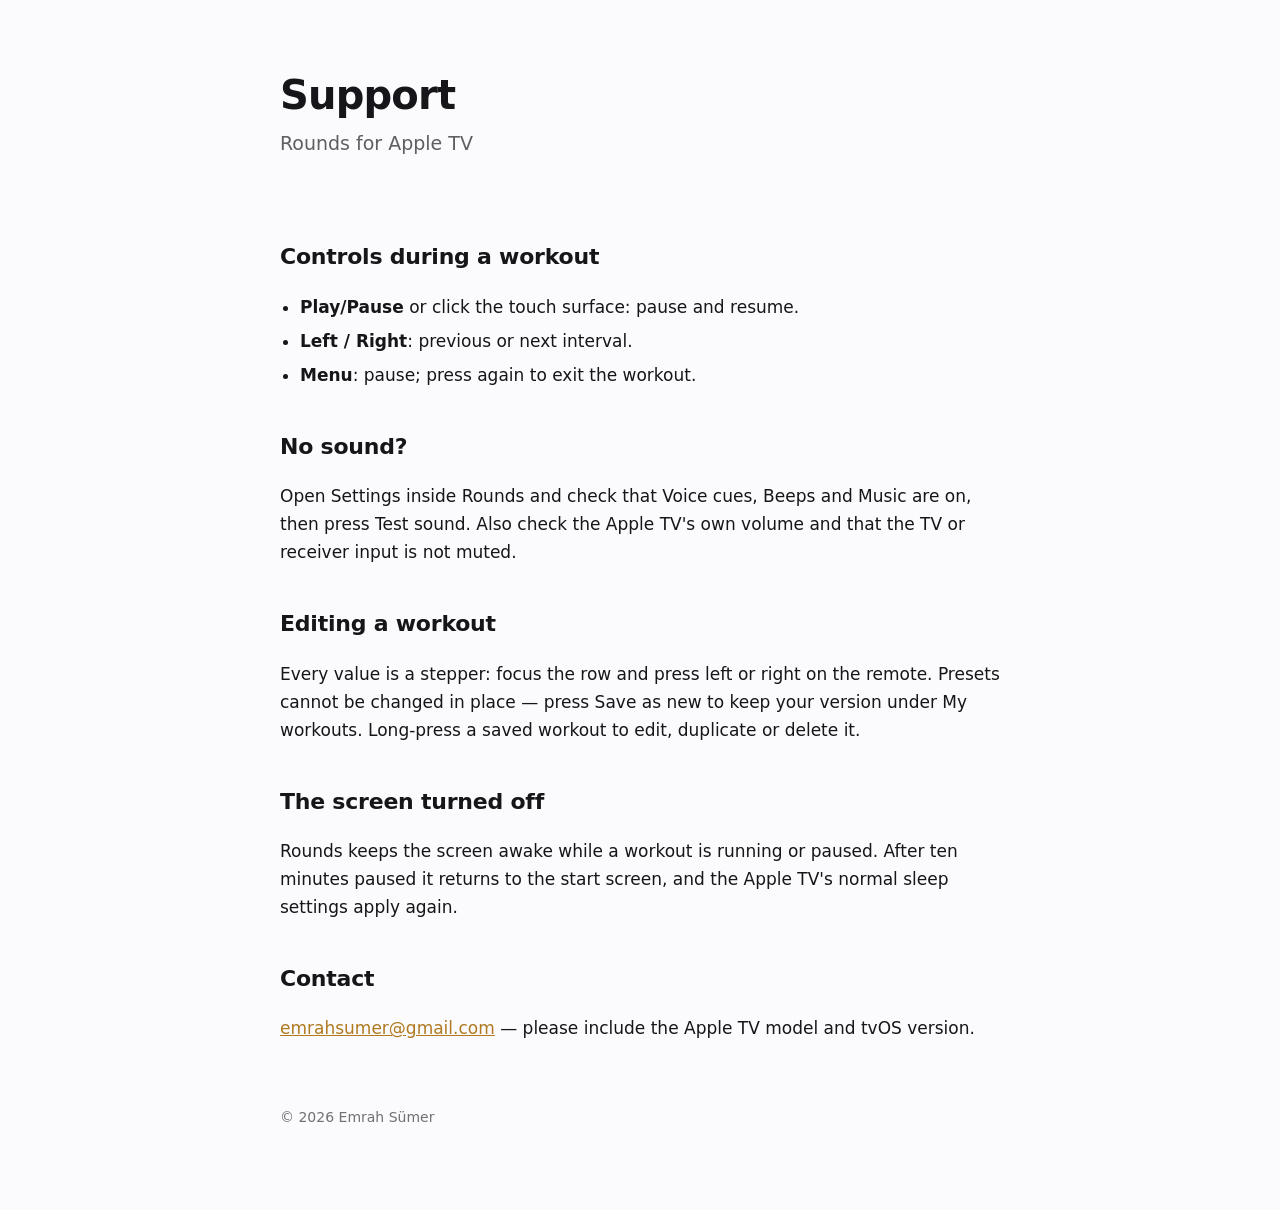
<file: rounds/support.html>
<!doctype html><html lang="en"><head><meta charset="utf-8">
<meta name="viewport" content="width=device-width,initial-scale=1">
<title>Rounds — Support</title>
<link rel="stylesheet" href="style.css"></head><body><main>
<header><h1>Support</h1><p class="tag">Rounds for Apple TV</p></header>
<h2>Controls during a workout</h2>
<ul>
<li><strong>Play/Pause</strong> or click the touch surface: pause and resume.</li>
<li><strong>Left / Right</strong>: previous or next interval.</li>
<li><strong>Menu</strong>: pause; press again to exit the workout.</li>
</ul>
<h2>No sound?</h2><p>Open Settings inside Rounds and check that Voice cues, Beeps and Music are on, then press Test sound. Also check the Apple TV's own volume and that the TV or receiver input is not muted.</p>
<h2>Editing a workout</h2><p>Every value is a stepper: focus the row and press left or right on the remote. Presets cannot be changed in place — press Save as new to keep your version under My workouts. Long-press a saved workout to edit, duplicate or delete it.</p>
<h2>The screen turned off</h2><p>Rounds keeps the screen awake while a workout is running or paused. After ten minutes paused it returns to the start screen, and the Apple TV's normal sleep settings apply again.</p>
<h2>Contact</h2><p><a href="mailto:emrahsumer@gmail.com">emrahsumer@gmail.com</a> — please include the Apple TV model and tvOS version.</p>
<footer>© 2026 Emrah Sümer</footer>
</main></body></html>
</file>
<file: blinds/style.css>
:root { color-scheme: light dark; }
* { box-sizing: border-box; }
body {
  margin: 0; padding: 0 24px 80px;
  font: 17px/1.65 -apple-system, BlinkMacSystemFont, "Segoe UI", system-ui, sans-serif;
  color: #16161a; background: #fbfbfd;
}
@media (prefers-color-scheme: dark) { body { color: #ededf0; background: #0d0d10; } }
main { max-width: 720px; margin: 0 auto; }
header { padding: 72px 0 40px; }
h1 { font-size: 40px; line-height: 1.15; margin: 0 0 10px; letter-spacing: -0.02em; }
h2 { font-size: 22px; margin: 40px 0 10px; letter-spacing: -0.01em; }
.tag { font-size: 19px; opacity: .68; margin: 0; }
a { color: #b0791f; }
ul { padding-left: 20px; }
li { margin: 6px 0; }
footer { margin-top: 64px; font-size: 14px; opacity: .6; }
.note { border-left: 3px solid #b0791f; padding: 2px 0 2px 16px; margin: 24px 0; opacity: .9; }
</file>
<file: rounds/style.css>
:root { color-scheme: light dark; }
* { box-sizing: border-box; }
body {
  margin: 0; padding: 0 24px 80px;
  font: 17px/1.65 -apple-system, BlinkMacSystemFont, "Segoe UI", system-ui, sans-serif;
  color: #16161a; background: #fbfbfd;
}
@media (prefers-color-scheme: dark) { body { color: #ededf0; background: #0d0d10; } }
main { max-width: 720px; margin: 0 auto; }
header { padding: 72px 0 40px; }
h1 { font-size: 40px; line-height: 1.15; margin: 0 0 10px; letter-spacing: -0.02em; }
h2 { font-size: 22px; margin: 40px 0 10px; letter-spacing: -0.01em; }
.tag { font-size: 19px; opacity: .68; margin: 0; }
a { color: #b0791f; }
ul { padding-left: 20px; }
li { margin: 6px 0; }
footer { margin-top: 64px; font-size: 14px; opacity: .6; }
.note { border-left: 3px solid #b0791f; padding: 2px 0 2px 16px; margin: 24px 0; opacity: .9; }
</file>
